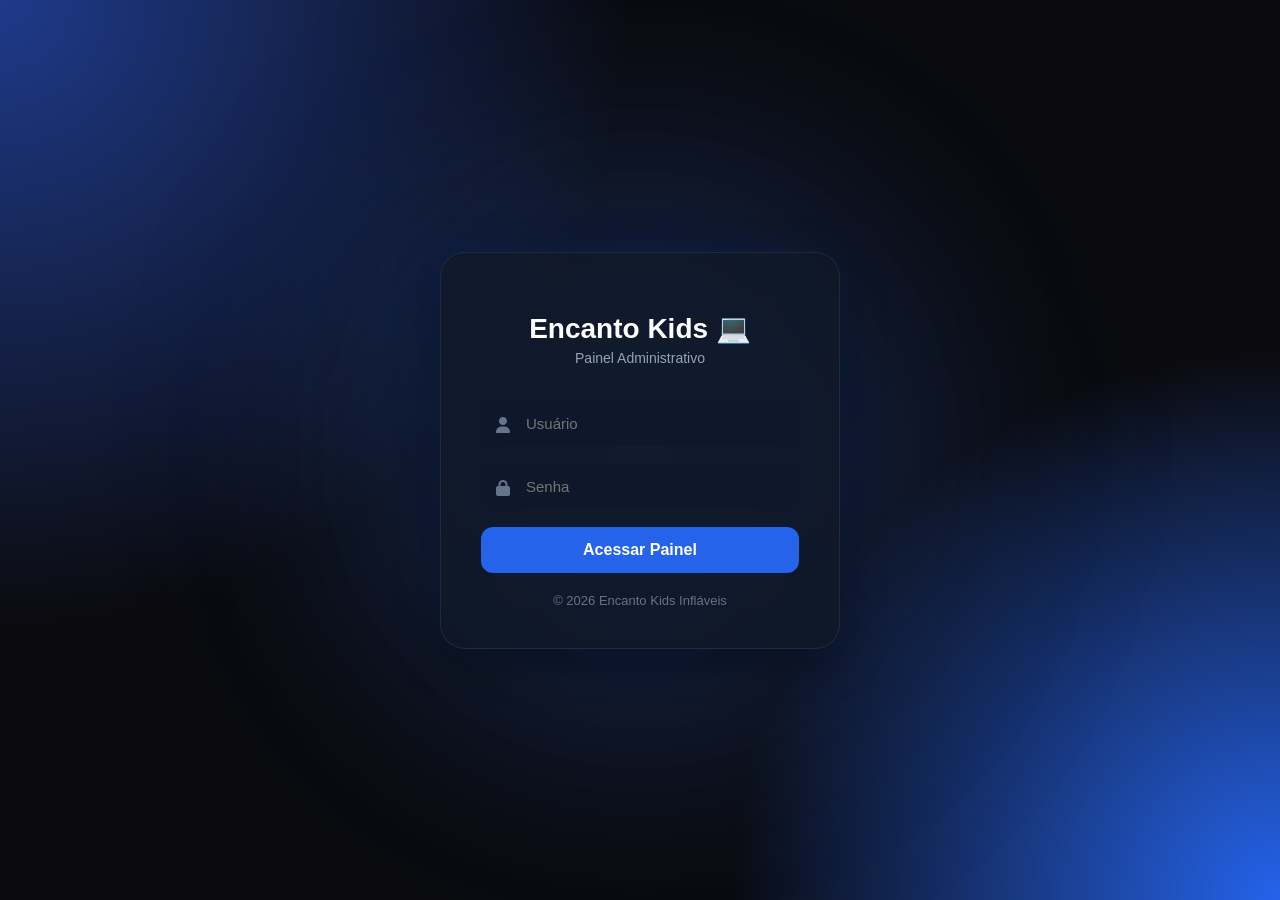
<file: index.html>
<!DOCTYPE html>
<html lang="pt-BR">
<head>
<meta charset="UTF-8">
<meta name="viewport" content="width=device-width, initial-scale=1.0">

<title>Encanto Kids ADM</title>

<link rel="stylesheet" href="https://cdnjs.cloudflare.com/ajax/libs/font-awesome/6.5.1/css/all.min.css">

<style>

*{
    margin:0;
    padding:0;
    box-sizing:border-box;
    font-family:'Segoe UI',sans-serif;
}

body{
    height:100vh;
    display:flex;
    justify-content:center;
    align-items:center;
    background:
    radial-gradient(circle at top left,#1e3a8a 0%,transparent 40%),
    radial-gradient(circle at bottom right,#2563eb 0%,transparent 35%),
    #0b0b0f;
    overflow:hidden;
}

body::before{
    content:"";
    position:absolute;
    width:600px;
    height:600px;
    background:rgba(37,99,235,.15);
    border-radius:50%;
    filter:blur(120px);
    animation:float 8s ease-in-out infinite;
}

body::after{
    content:"";
    position:absolute;
    width:500px;
    height:500px;
    background:rgba(59,130,246,.12);
    border-radius:50%;
    filter:blur(120px);
    animation:float2 10s ease-in-out infinite;
}

@keyframes float{
    0%{transform:translate(-100px,-50px);}
    50%{transform:translate(50px,50px);}
    100%{transform:translate(-100px,-50px);}
}

@keyframes float2{
    0%{transform:translate(100px,50px);}
    50%{transform:translate(-50px,-50px);}
    100%{transform:translate(100px,50px);}
}

.login-box{
    position:relative;
    z-index:10;
    width:400px;
    padding:40px;
    background:rgba(17,24,39,.75);
    backdrop-filter:blur(20px);
    border:1px solid rgba(255,255,255,.08);
    border-radius:25px;
    box-shadow:
    0 10px 40px rgba(0,0,0,.5),
    0 0 30px rgba(37,99,235,.15);
}

.logo{
    text-align:center;
    margin-bottom:35px;
}

.logo i{
    font-size:60px;
    color:#3b82f6;
    margin-bottom:15px;
}

.logo h1{
    color:white;
    font-size:28px;
    margin-bottom:5px;
}

.logo p{
    color:#94a3b8;
    font-size:14px;
}

.input-group{
    position:relative;
    margin-bottom:18px;
}

.input-group i{
    position:absolute;
    left:15px;
    top:16px;
    color:#64748b;
}

.input-group input{
    width:100%;
    padding:14px 14px 14px 45px;
    border:none;
    border-radius:12px;
    background:#0f172a;
    color:white;
    outline:none;
    font-size:15px;
}

.input-group input:focus{
    border:1px solid #2563eb;
    box-shadow:0 0 15px rgba(37,99,235,.25);
}

.btn-login{
    width:100%;
    padding:14px;
    border:none;
    border-radius:12px;
    background:#2563eb;
    color:white;
    font-size:16px;
    font-weight:bold;
    cursor:pointer;
    transition:.3s;
}

.btn-login:hover{
    transform:translateY(-2px);
    box-shadow:0 0 25px rgba(37,99,235,.45);
}

.erro{
    margin-top:15px;
    text-align:center;
    color:#ef4444;
    display:none;
}

.footer{
    margin-top:20px;
    text-align:center;
    color:#64748b;
    font-size:13px;
}

</style>

</head>
<body>

<div class="login-box">

    <div class="logo">
        <i class="fa-solid fa-balloon"></i>
        <h1>Encanto Kids 💻</h1>
        <p>Painel Administrativo</p>
    </div>

    <div class="input-group">
        <i class="fas fa-user"></i>
        <input type="text" id="usuario" placeholder="Usuário">
    </div>

    <div class="input-group">
        <i class="fas fa-lock"></i>
        <input type="password" id="senha" placeholder="Senha">
    </div>

    <button class="btn-login" onclick="login()">
        Acessar Painel
    </button>

    <div id="erro" class="erro">
        Usuário ou senha inválidos
    </div>

    <div class="footer">
        © 2026 Encanto Kids Infláveis
    </div>

</div>

<script>

function login(){

    const usuario =
    document.getElementById("usuario").value.trim();

    const senha =
    document.getElementById("senha").value;

    const erro =
    document.getElementById("erro");

    const usuarios = [

        {
            usuario:"vinysouza",
            senha:"kjkszpj3",
            cargo:"Ceo"
        },

        {
            usuario:"betosouza",
            senha:"beto123",
            cargo:"Ceo"
        },

        {
            usuario:"dayanasouza",
            senha:"dayana123",
            cargo:"Ceo"
        },

        {
            usuario:"phsouzawx",
            senha:"470947",
            cargo:"Funcionário"
        }

    ];

    const loginValido = usuarios.find(
        u =>
        u.usuario === usuario &&
        u.senha === senha
    );

    if(loginValido){

        localStorage.setItem("logado","sim");
        localStorage.setItem("usuario", loginValido.usuario);
        localStorage.setItem("cargo", loginValido.cargo);

        window.location.href = "dashboard.html";

    }else{

        erro.style.display = "block";

    }

}

document.addEventListener("keypress", function(e){

    if(e.key === "Enter"){
        login();
    }

});

</script>

</body>
</html>
</file>
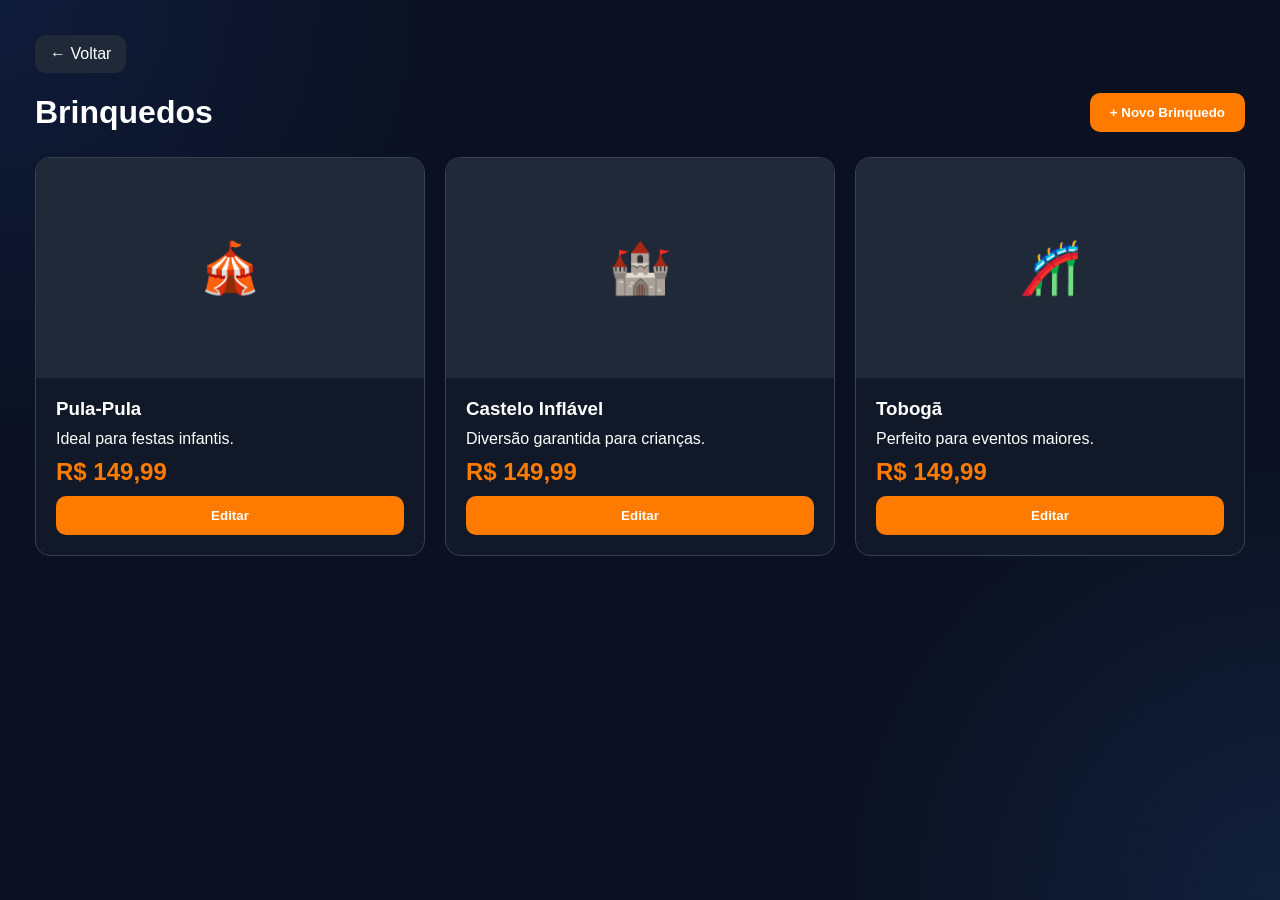
<file: brinquedos.html>
<!DOCTYPE html>
<html lang="pt-BR">
<head>
<meta charset="UTF-8">
<meta name="viewport" content="width=device-width, initial-scale=1.0">

<title>Brinquedos - Encanto Kids</title>

<link rel="stylesheet" href="css/dashboard.css">

<style>
    
<script src="https://cdn.jsdelivr.net/npm/@supabase/supabase-js@2"></script>
<script src="js/supabase.js"></script>
<script src="js/auth.js"></script>

.topo-brinquedos{
    display:flex;
    justify-content:space-between;
    align-items:center;
    margin-bottom:25px;
}

.topo-brinquedos button{
    background:#ff7b00;
    color:white;
    border:none;
    padding:12px 20px;
    border-radius:10px;
    cursor:pointer;
    font-weight:bold;
}

.cards-brinquedos{
    display:grid;
    grid-template-columns:repeat(auto-fit,minmax(280px,1fr));
    gap:20px;
}

.brinquedo-card{
    background:#111827;
    border:1px solid #374151;
    border-radius:15px;
    overflow:hidden;
}

.brinquedo-img{
    height:220px;
    background:#1f2937;
    display:flex;
    justify-content:center;
    align-items:center;
    font-size:50px;
}

.brinquedo-info{
    padding:20px;
}

.brinquedo-info h3{
    margin-bottom:10px;
}

.valor{
    color:#ff7b00;
    font-size:24px;
    font-weight:bold;
    margin:10px 0;
}

.btn{
    width:100%;
    padding:12px;
    border:none;
    border-radius:10px;
    background:#ff7b00;
    color:white;
    font-weight:bold;
    cursor:pointer;
}

</style>

</head>
<script>

async function carregarBrinquedos(){

    const { data, error } = await supabaseClient
        .from("brinquedos")
        .select("*")
        .order("id",{ascending:false});

    if(error){
        console.log(error);
        return;
    }

    console.log(data);

}

carregarBrinquedos();

</script>    
<body>

    <div class="content">

    <a href="javascript:history.back()" class="btn-voltar">
        ← Voltar
    </a>

    <div class="topo-brinquedos">

        <h1>Brinquedos</h1>

        <a href="novo-brinquedo.html">
            <button>+ Novo Brinquedo</button>
        </a>

    </div>

    <div class="cards-brinquedos">

        <div class="brinquedo-card">

            <div class="brinquedo-img">
                🎪
            </div>

            <div class="brinquedo-info">

                <h3>Pula-Pula</h3>

                <p>Ideal para festas infantis.</p>

                <div class="valor">
                    R$ 149,99
                </div>

                <button class="btn">
                    Editar
                </button>

            </div>

        </div>

        <div class="brinquedo-card">

            <div class="brinquedo-img">
                🏰
            </div>

            <div class="brinquedo-info">

                <h3>Castelo Inflável</h3>

                <p>Diversão garantida para crianças.</p>

                <div class="valor">
                    R$ 149,99
                </div>

                <button class="btn">
                    Editar
                </button>

            </div>

        </div>

        <div class="brinquedo-card">

            <div class="brinquedo-img">
                🎢
            </div>

            <div class="brinquedo-info">

                <h3>Tobogã</h3>

                <p>Perfeito para eventos maiores.</p>

                <div class="valor">
                    R$ 149,99
                </div>

                <button class="btn">
                    Editar
                </button>

            </div>

        </div>

    </div>

</div>

</body>
</html>
</file>
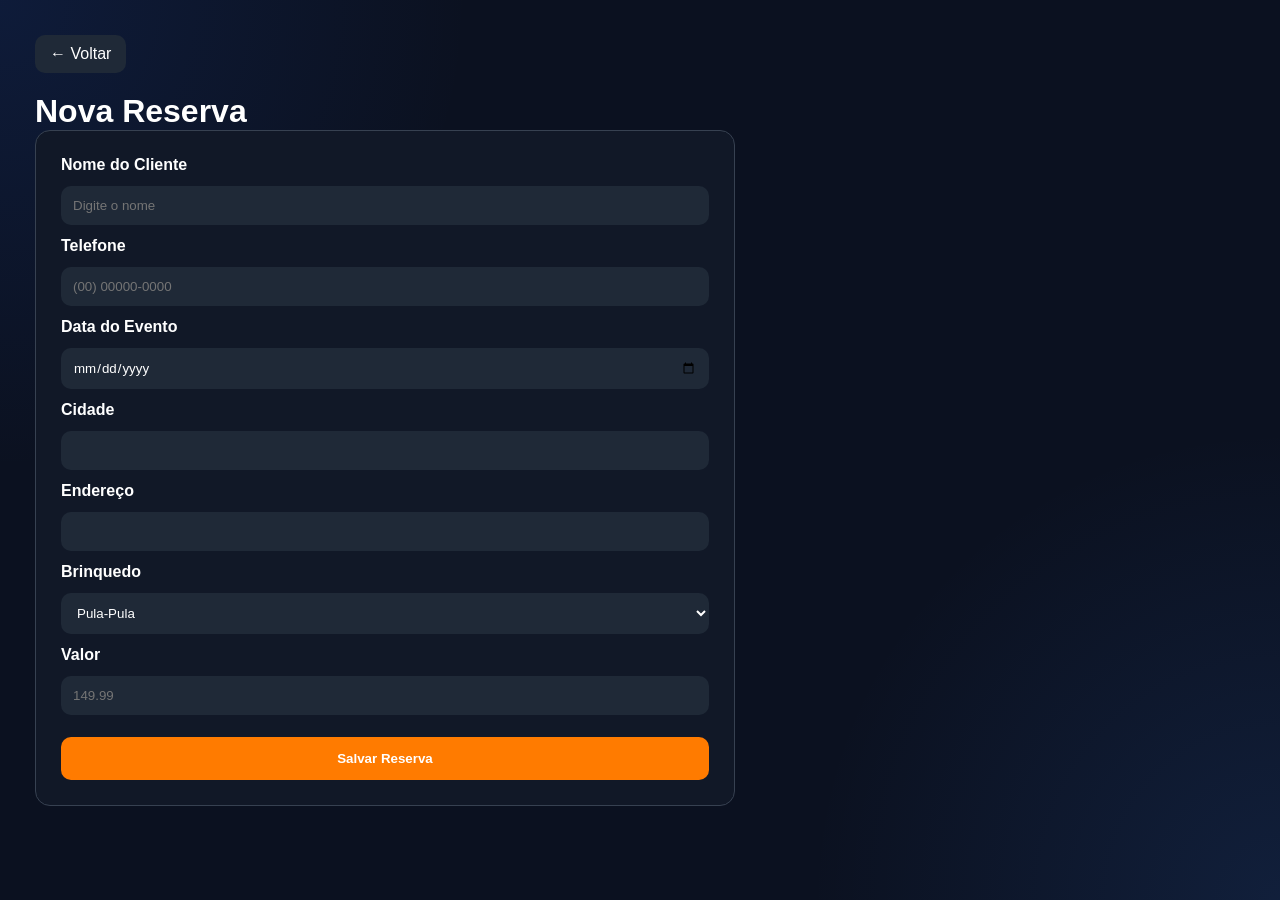
<file: nova-reserva.html>
<!DOCTYPE html>
<html lang="pt-BR">
<head>
<meta charset="UTF-8">
<meta name="viewport" content="width=device-width, initial-scale=1.0">
<title>Nova Reserva - Encanto Kids</title>

<link rel="stylesheet" href="css/dashboard.css">
</head>
<body>

<div class="content">

    <a href="javascript:history.back()" class="btn-voltar">
        ← Voltar
    </a>

    <h1>Nova Reserva</h1>

    <form class="formulario">

        <label>Nome do Cliente</label>
        <input type="text" placeholder="Digite o nome">

        <label>Telefone</label>
        <input type="text" placeholder="(00) 00000-0000">

        <label>Data do Evento</label>
        <input type="date">

        <label>Cidade</label>
        <input type="text">

        <label>Endereço</label>
        <input type="text">

        <label>Brinquedo</label>
        <select>
            <option>Pula-Pula</option>
            <option>Tobogã</option>
            <option>Castelo Inflável</option>
        </select>

        <label>Valor</label>
        <input type="number" placeholder="149.99">

        <button type="submit">Salvar Reserva</button>

    </form>

</div>

</body>
</html>
</file>
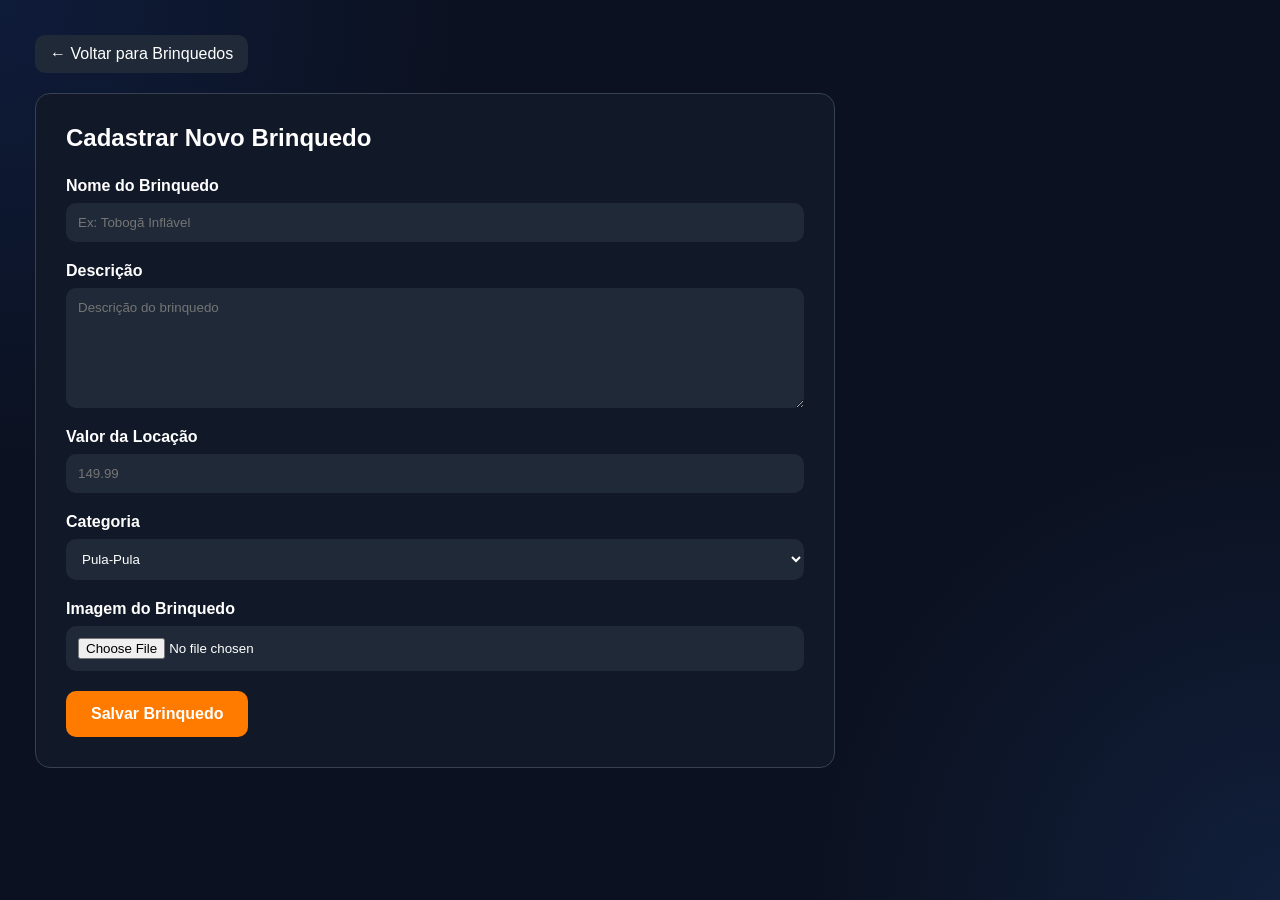
<file: novo-brinquedo.html>
<!DOCTYPE html>
<html lang="pt-BR">
<head>
<meta charset="UTF-8">
<meta name="viewport" content="width=device-width, initial-scale=1.0">

<title>Novo Brinquedo - Encanto Kids</title>

<link rel="stylesheet" href="css/dashboard.css">

<style>

.form-box{
    background:#111827;
    border:1px solid #374151;
    border-radius:15px;
    padding:30px;
    max-width:800px;
}

.form-box h2{
    margin-bottom:25px;
}

.form-group{
    display:flex;
    flex-direction:column;
    margin-bottom:20px;
}

.form-group label{
    margin-bottom:8px;
    font-weight:bold;
}

.form-group input,
.form-group textarea,
.form-group select{
    padding:12px;
    border:none;
    border-radius:10px;
    background:#1f2937;
    color:white;
}

.form-group textarea{
    min-height:120px;
    resize:vertical;
}

.btn-salvar{
    background:#ff7b00;
    color:white;
    border:none;
    padding:14px 25px;
    border-radius:10px;
    cursor:pointer;
    font-weight:bold;
    font-size:16px;
}

.btn-voltar{
    display:inline-block;
    margin-bottom:20px;
    text-decoration:none;
    color:white;
}

</style>

</head>
<body>

<div class="content">

    <a href="brinquedos.html" class="btn-voltar">
        ← Voltar para Brinquedos
    </a>

    <div class="form-box">

        <h2>Cadastrar Novo Brinquedo</h2>

        <form>

            <div class="form-group">
                <label>Nome do Brinquedo</label>
                <input type="text" placeholder="Ex: Tobogã Inflável">
            </div>

            <div class="form-group">
                <label>Descrição</label>
                <textarea placeholder="Descrição do brinquedo"></textarea>
            </div>

            <div class="form-group">
                <label>Valor da Locação</label>
                <input type="number" placeholder="149.99">
            </div>

            <div class="form-group">
                <label>Categoria</label>
                <select>
                    <option>Pula-Pula</option>
                    <option>Tobogã</option>
                    <option>Castelo Inflável</option>
                    <option>Piscina de Bolinhas</option>
                    <option>Outro</option>
                </select>
            </div>

            <div class="form-group">
                <label>Imagem do Brinquedo</label>
                <input type="file">
            </div>

            <button type="submit" class="btn-salvar">
                Salvar Brinquedo
            </button>

        </form>

    </div>

</div>

</body>
</html>
</file>
<file: css/dashboard.css>
*{
margin:0;
padding:0;
box-sizing:border-box;
font-family:'Segoe UI',sans-serif;
}

body{
background:
radial-gradient(circle at top left,#2563eb20,transparent 30%),
radial-gradient(circle at bottom right,#3b82f620,transparent 30%),
#0b1120;
display:flex;
min-height:100vh;
color:white;
overflow-x:hidden;
}

.sidebar{
width:260px;
background:rgba(15,23,42,.85);
backdrop-filter:blur(20px);
border-right:1px solid rgba(59,130,246,.15);
padding:25px;
box-shadow:0 0 30px rgba(37,99,235,.08);
}

.sidebar.abrir{
left:0;
}

.logo{
display:flex;
align-items:center;
gap:15px;
margin-bottom:40px;
}

.logo i{
font-size:42px;
color:#60a5fa;
}

.logo h2{
color:#fff;
}

.logo p{
color:#94a3b8;
font-size:13px;
}

.menu{
display:flex;
flex-direction:column;
gap:10px;
}

.menu a{
text-decoration:none;
color:#cbd5e1;
padding:15px;
border-radius:14px;
display:flex;
align-items:center;
gap:12px;
transition:.3s;
}

.menu a:hover{
background:rgba(59,130,246,.15);
color:#60a5fa;
transform:translateX(5px);
}

.menu .active{
background:#2563eb;
color:white;
box-shadow:0 0 20px rgba(37,99,235,.35);
}

.content{
flex:1;
padding:35px;
}

header{
display:flex;
justify-content:space-between;
align-items:center;
margin-bottom:35px;
}

header h1{
font-size:34px;
font-weight:700;
}

header p{
color:#94a3b8;
}

.user{
background:rgba(17,24,39,.85);
backdrop-filter:blur(15px);
padding:12px 20px;
border-radius:15px;
border:1px solid rgba(59,130,246,.15);
display:flex;
align-items:center;
gap:10px;
}

.cards{
display:grid;
grid-template-columns:repeat(4,1fr);
gap:20px;
margin-bottom:30px;
}

.card{
background:rgba(17,24,39,.85);
backdrop-filter:blur(15px);
padding:25px;
border-radius:20px;
border:1px solid rgba(59,130,246,.12);
box-shadow:0 8px 25px rgba(0,0,0,.25);
transition:.3s;
}

.card:hover{
transform:translateY(-5px);
box-shadow:0 0 30px rgba(37,99,235,.18);
}

.card h3{
color:#94a3b8;
margin-bottom:15px;
}

.card h2{
color:#60a5fa;
font-size:32px;
}



.table-box{
background:rgba(17,24,39,.85);
backdrop-filter:blur(15px);
padding:25px;
border-radius:20px;
border:1px solid rgba(59,130,246,.12);
box-shadow:0 8px 25px rgba(0,0,0,.25);
}

.table-box h2{
margin-bottom:20px;
}

table{
width:100%;
border-collapse:collapse;
}

th{
text-align:left;
padding:15px;
color:#f97316;
}

td{
padding:15px;
border-top:1px solid #1f2937;
}

.status-ok{
background:#10b981;
padding:8px 12px;
border-radius:20px;
color:white;
font-weight:600;
}

.status-pendente{
background:#f59e0b;
padding:8px 12px;
border-radius:20px;
color:white;
font-weight:600;
}
@media(max-width:1200px){
.cards{
grid-template-columns:repeat(2,1fr);
}
}

@media(max-width:768px){

.sidebar{
display:none;
}

.cards{
grid-template-columns:1fr;
}

header{
flex-direction:column;
align-items:flex-start;
gap:15px;
}

}
.topo-reservas{
display:flex;
justify-content:space-between;
align-items:center;
margin-bottom:20px;
gap:15px;
}

.topo-reservas input{
flex:1;
padding:12px;
border:none;
border-radius:10px;
background:#1f2937;
color:white;
}

.topo-reservas button{
padding:12px 20px;
border:none;
border-radius:10px;
background:#ff7b00;
color:white;
font-weight:bold;
cursor:pointer;
}

.topo-reservas button:hover{
opacity:.9;
}
.formulario{
    max-width:700px;
    background:#111827;
    padding:25px;
    border-radius:15px;
    border:1px solid #374151;

    display:flex;
    flex-direction:column;
    gap:12px;
}

.formulario label{
    font-weight:bold;
}

.formulario input,
.formulario select{
    padding:12px;
    border:none;
    border-radius:10px;
    background:#1f2937;
    color:white;
}

.formulario button{
    margin-top:10px;
    padding:14px;
    border:none;
    border-radius:10px;
    background:#ff7b00;
    color:white;
    font-weight:bold;
    cursor:pointer;
}
.topo-clientes{
    display:flex;
    justify-content:space-between;
    gap:15px;
    margin-bottom:20px;
}

.topo-clientes input{
    flex:1;
    padding:12px;
    border:none;
    border-radius:10px;
    background:#1f2937;
    color:white;
}

.topo-clientes button{
    padding:12px 20px;
    border:none;
    border-radius:10px;
    background:#ff7b00;
    color:white;
    font-weight:bold;
    cursor:pointer;
}

textarea{
    min-height:100px;
    padding:12px;
    border:none;
    border-radius:10px;
    background:#1f2937;
    color:white;
    resize:vertical;
}
.topo-brinquedos{
    display:flex;
    justify-content:space-between;
    align-items:center;
    margin-bottom:25px;
}

.topo-brinquedos button{
    background:#ff7b00;
    color:white;
    border:none;
    padding:12px 20px;
    border-radius:10px;
    cursor:pointer;
    font-weight:bold;
}
.btn-voltar{
    display:inline-block;
    margin-bottom:20px;
    padding:10px 15px;
    background:#1f2937;
    color:white;
    text-decoration:none;
    border-radius:10px;
    transition:.3s;
}

.btn-voltar:hover{
    background:#ff7b00;
}
.btn-sair{
background:#2563eb;
color:white;
border:none;
padding:10px 16px;
border-radius:10px;
cursor:pointer;
font-weight:600;
transition:.3s;
}

.btn-sair:hover{
background:#1d4ed8;
transform:translateY(-2px);
}

.card::before{
content:"";
position:absolute;
inset:0;
border-radius:20px;
pointer-events:none;
background:linear-gradient(
180deg,
rgba(255,255,255,.05),
transparent
);
}

.card{
position:relative;
overflow:hidden;
}
@media(max-width:768px){

.sidebar{
position:fixed;
left:-260px;
top:0;
width:260px;
height:100vh;
z-index:9999;
transition:.3s;
}

.sidebar.abrir{
left:0;
}

.content{
width:100%;
padding:15px;
margin-left:0;
}

.menu-mobile{
display:block;
position:fixed;
top:15px;
left:15px;
z-index:10000;
background:#2563eb;
color:white;
border:none;
padding:10px 14px;
border-radius:10px;
font-size:20px;
cursor:pointer;
}

.cards{
grid-template-columns:1fr;
}

header{
flex-direction:column;
align-items:flex-start;
gap:15px;
}

table{
display:block;
overflow-x:auto;
white-space:nowrap;
}
</file>
